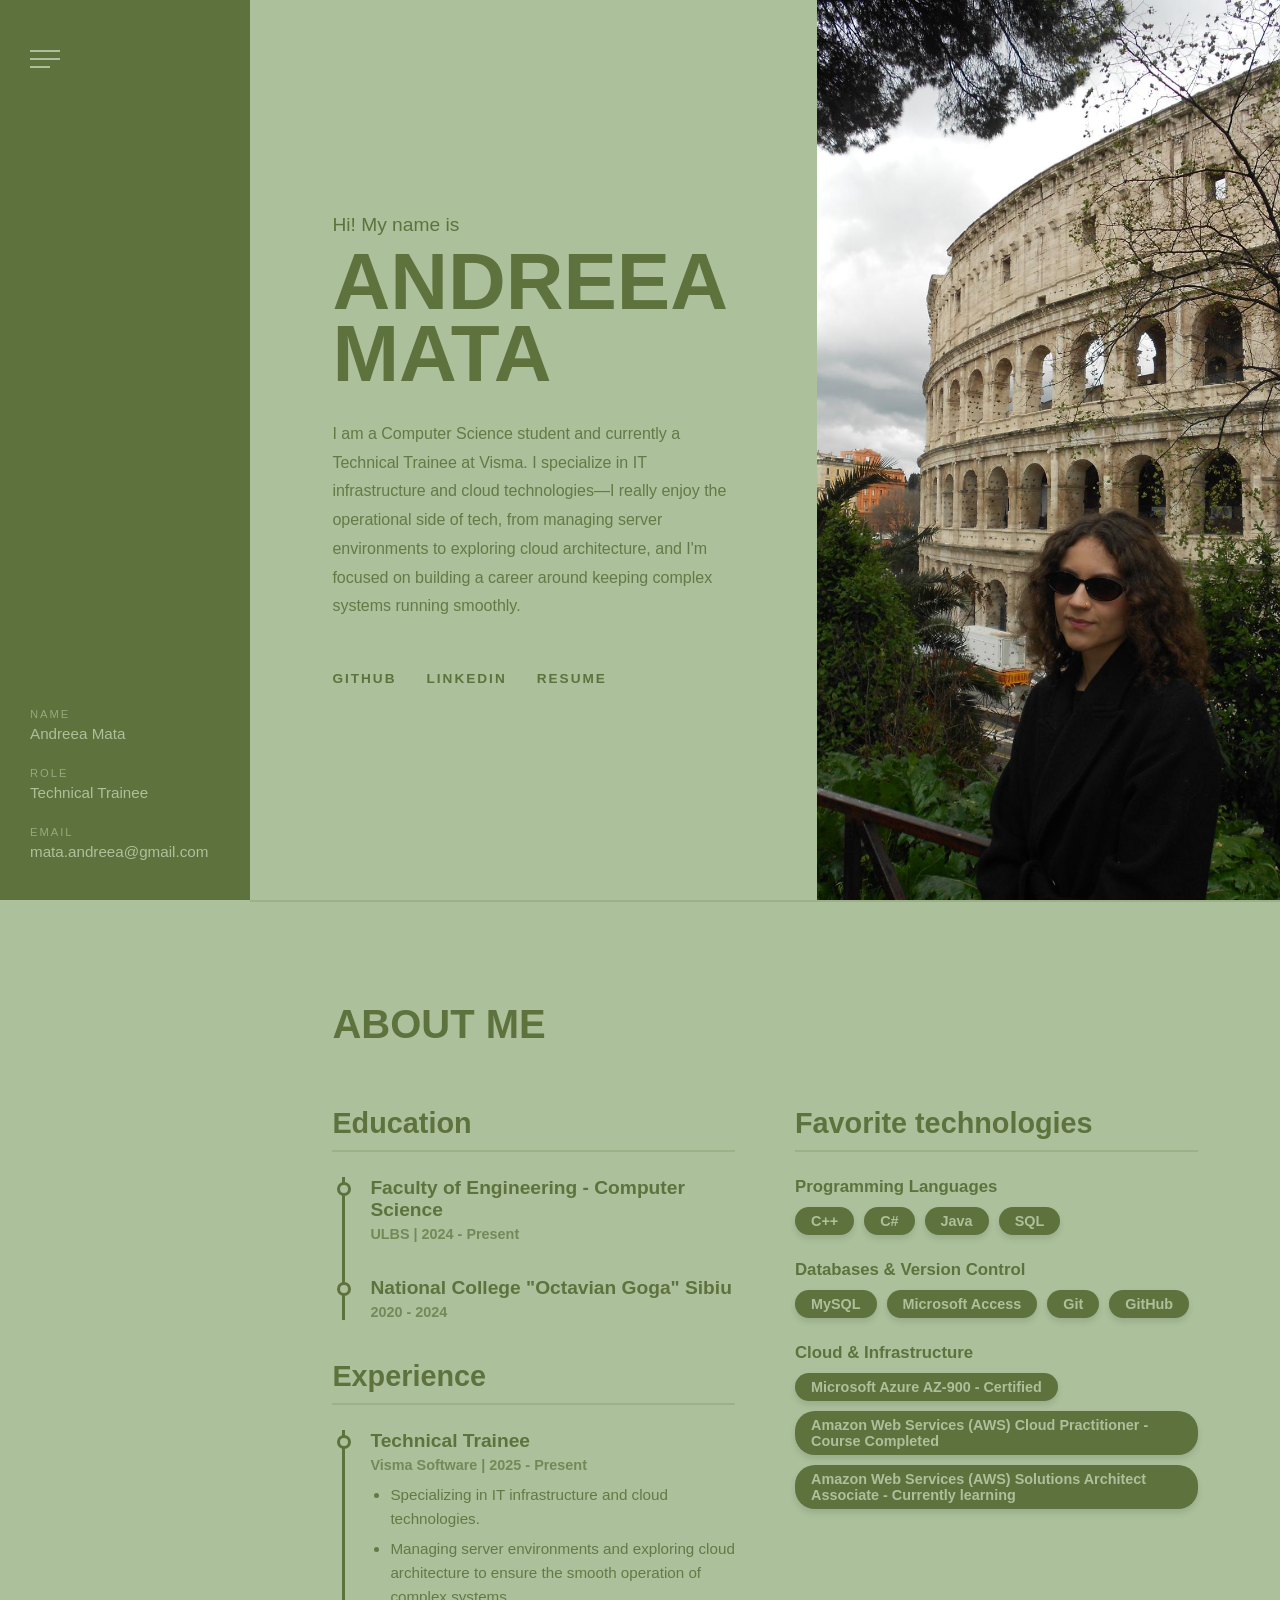
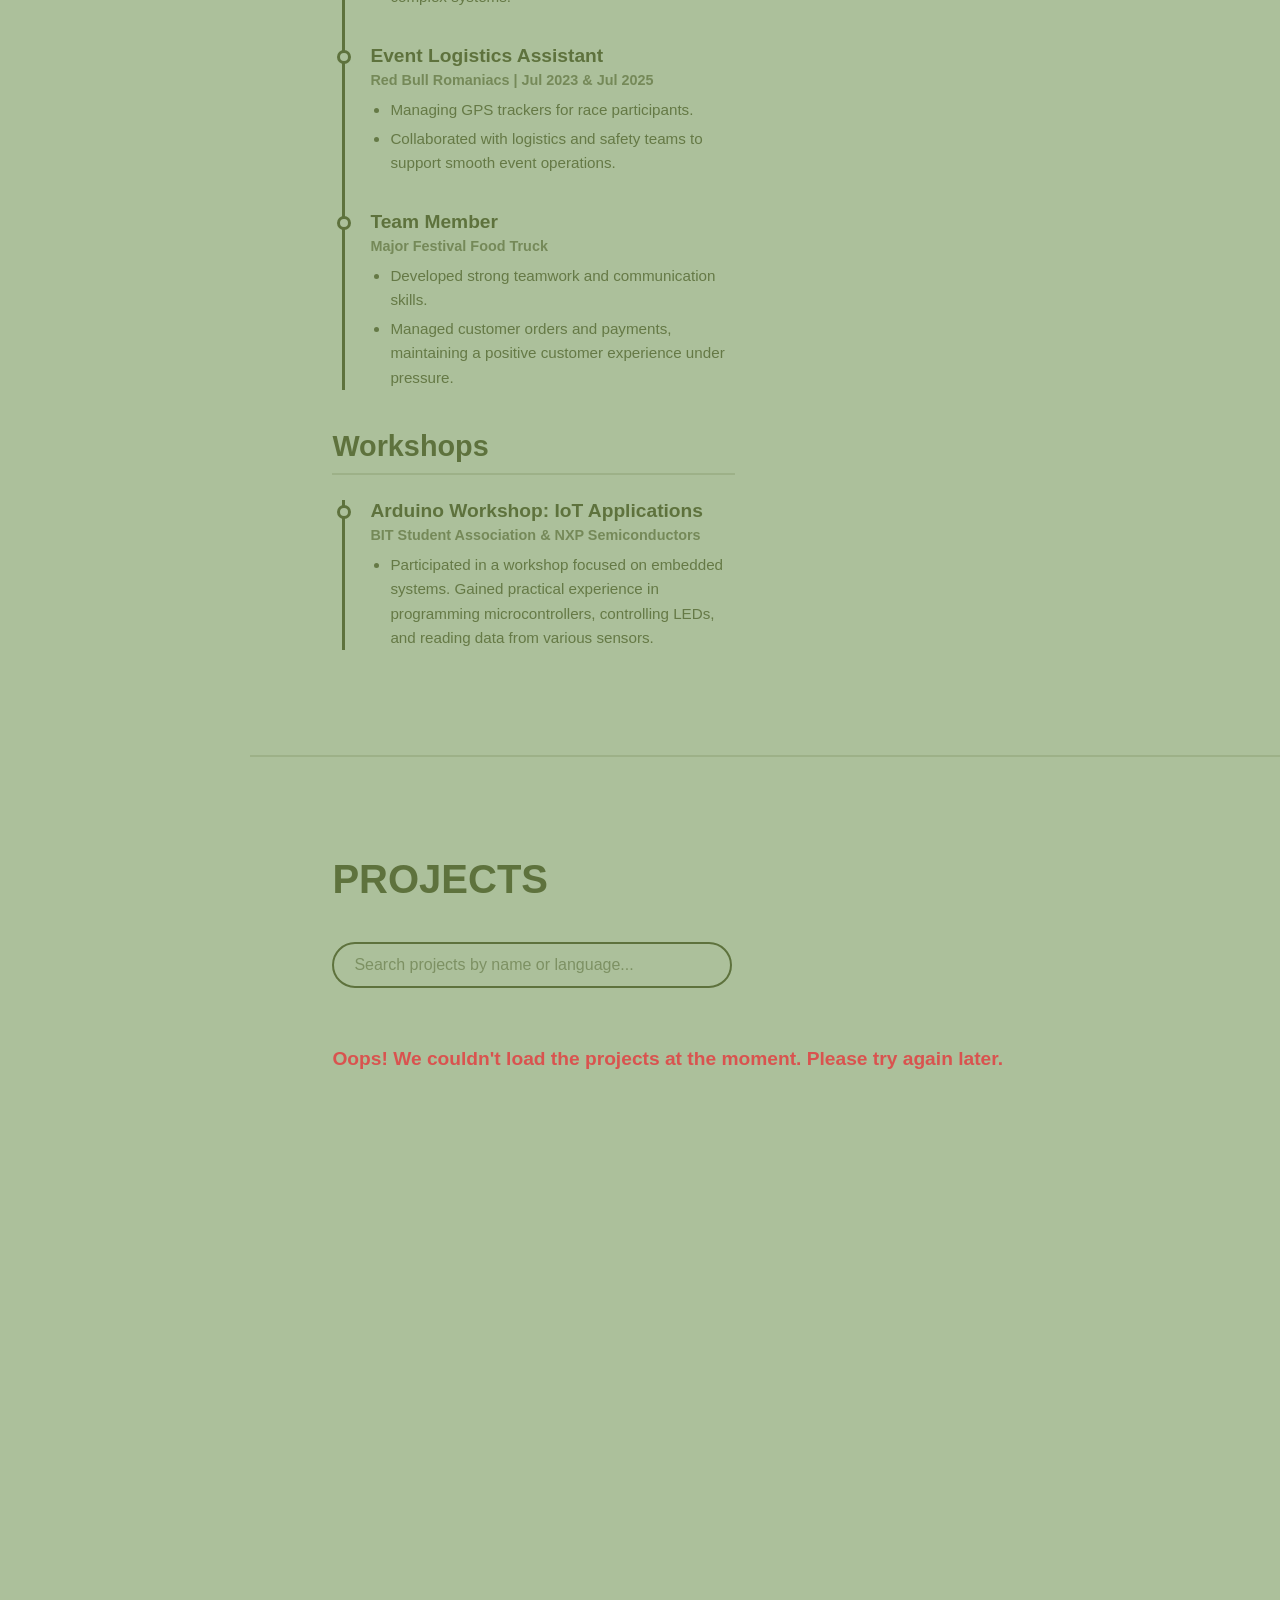
<file: index.html>
<!DOCTYPE html>
<html lang="en">
<head>
    <meta charset="UTF-8">
    <meta name="viewport" content="width=device-width, initial-scale=1.0">
    <title>Andreea-Maria Mata</title>
    <link rel="stylesheet" href="css/style.css">
</head>
<body>

    <aside class="sidebar">
        
        <button class="menu-icon" id="hamburger-btn" aria-label="Open menu">
            <div class="line"></div>
            <div class="line"></div>
            <div class="line short"></div>
        </button>

        <nav class="sidebar-nav" id="sidebar-nav">
            <ul>
                <li><a href="#home" class="nav-link">Home</a></li>
                <li><a href="#about-me" class="nav-link">About me</a></li>
                <li><a href="#projects" class="nav-link">Projects</a></li>
                <li><a href="contact.html" class="nav-link" target="_blank">Contact me</a></li>
            </ul>
        </nav>

        <div class="contact-info">
            <div class="info-block">
                <span class="label">NAME</span>
                <span class="value">Andreea Mata</span>
            </div>
            <div class="info-block">
                <span class="label">ROLE</span>
                <span class="value">Technical Trainee</span>
            </div>
            <div class="info-block">
                <span class="label">EMAIL</span>
                <span class="value">mata.andreea@gmail.com</span>
            </div>
        </div>

    </aside>

    <div class="main-content">

        <section id="home" class="hero-section">
            <div class="content">
                <div class="content-inner">
                    <p class="greeting">Hi! My name is</p>
                    <h1 class="huge-name">Andreea<br>Mata</h1>
                    <p class="bio">
                        I am a Computer Science student and currently a Technical Trainee at Visma. I specialize in IT infrastructure and cloud technologies—I really enjoy the operational side of tech, from managing server environments to exploring cloud architecture, and I'm focused on building a career around keeping complex systems running smoothly.
                    </p>
                    <div class="social-links">
                        <a href="https://github.com/mmandreea" target="_blank">GITHUB</a>
                        <a href="https://www.linkedin.com/in/andreea-maria-mata/" target="_blank">LINKEDIN</a>
                        <a href="informatii/CV_Andreea_Mata.pdf" target="_blank">RESUME</a>
                    </div>
                </div>
            </div>
            <div class="hero-image"></div>
        </section>

        <section id="about-me" class="other-section">
            <h2 class="section-title">About me</h2>
            
            <div class="about-grid">
                
                <div class="about-column">
                    
                    <h3 class="column-subtitle">Education</h3>
                    <div class="timeline">
                        <div class="timeline-item">
                            <div class="timeline-dot"></div>
                            <h4 class="timeline-title">Faculty of Engineering - Computer Science</h4>
                            <p class="timeline-date">ULBS | 2024 - Present</p>
                        </div>
                        <div class="timeline-item">
                            <div class="timeline-dot"></div>
                            <h4 class="timeline-title">National College "Octavian Goga" Sibiu</h4>
                            <p class="timeline-date">2020 - 2024</p>
                        </div>
                    </div>

                    <h3 class="column-subtitle" style="margin-top: 40px;">Experience</h3>
                    <div class="timeline">
                        <div class="timeline-item">
                            <div class="timeline-dot"></div>
                            <h4 class="timeline-title">Technical Trainee</h4>
                            <p class="timeline-date">Visma Software | 2025 - Present</p>
                            <ul class="timeline-list">
                                <li>Specializing in IT infrastructure and cloud technologies.</li>
                                <li>Managing server environments and exploring cloud architecture to ensure the smooth operation of complex systems.</li>
                            </ul>
                        </div>
                        
                        <div class="timeline-item">
                            <div class="timeline-dot"></div>
                            <h4 class="timeline-title">Event Logistics Assistant</h4>
                            <p class="timeline-date">Red Bull Romaniacs | Jul 2023 & Jul 2025</p>
                            <ul class="timeline-list">
                                <li>Managing GPS trackers for race participants.</li>
                                <li>Collaborated with logistics and safety teams to support smooth event operations.</li>
                            </ul>
                        </div>
                        
                        <div class="timeline-item">
                            <div class="timeline-dot"></div>
                            <h4 class="timeline-title">Team Member</h4>
                            <p class="timeline-date">Major Festival Food Truck</p>
                            <ul class="timeline-list">
                                <li>Developed strong teamwork and communication skills.</li>
                                <li>Managed customer orders and payments, maintaining a positive customer experience under pressure.</li>
                            </ul>
                        </div>
                    </div>

                    <h3 class="column-subtitle" style="margin-top: 40px;">Workshops</h3>
                    <div class="timeline">
                        <div class="timeline-item">
                            <div class="timeline-dot"></div>
                            <h4 class="timeline-title">Arduino Workshop: IoT Applications</h4>
                            <p class="timeline-date">BIT Student Association & NXP Semiconductors</p>
                            <ul class="timeline-list">
                                <li>Participated in a workshop focused on embedded systems. Gained practical experience in programming microcontrollers, controlling LEDs, and reading data from various sensors.</li>
                            </ul>
                        </div>
                    </div>

                </div>

                <div class="about-column">
                    
                    <h3 class="column-subtitle">Favorite technologies</h3>
                    
                    <div class="skills-block">
                        <p class="skills-label">Programming Languages</p>
                        <div class="tags">
                            <span>C++</span>
                            <span>C#</span>
                            <span>Java</span>
                            <span>SQL</span>
                        </div>
                    </div>

                    <div class="skills-block">
                        <p class="skills-label">Databases & Version Control</p>
                        <div class="tags">
                            <span>MySQL</span>
                            <span>Microsoft Access</span>
                            <span>Git</span>
                            <span>GitHub</span>
                        </div>
                    </div>

                    <div class="skills-block">
                        <p class="skills-label">Cloud & Infrastructure</p>
                        <div class="tags">
                            <span>Microsoft Azure AZ-900 - Certified</span>
                            <span>Amazon Web Services (AWS) Cloud Practitioner - Course Completed</span>
                            <span>Amazon Web Services (AWS) Solutions Architect Associate - Currently learning</span>
                        </div>
                    </div>

                </div>

            </div>
        </section>

        <section id="projects" class="other-section">
            <h2 class="section-title">Projects</h2>

            <!-- Zona de Căutare (Search Bar) -->
            <div class="projects-controls">
                <input type="text" id="search-input" placeholder="Search projects by name or language...">
            </div>

            <!-- Starea de Loading (Spinner) -->
            <div id="loading-spinner" class="spinner"></div>
            
            <!-- Mesajul de Eroare (Ascuns implicit) -->
            <div id="error-message" class="error-msg" style="display: none;"></div>
            
            <!-- Grila unde vor apărea cardurile -->
            <div id="projects-grid" class="projects-grid"></div>

        </section>

    </div>

    <script src="js/script.js"></script>

</body>
</html>
</file>
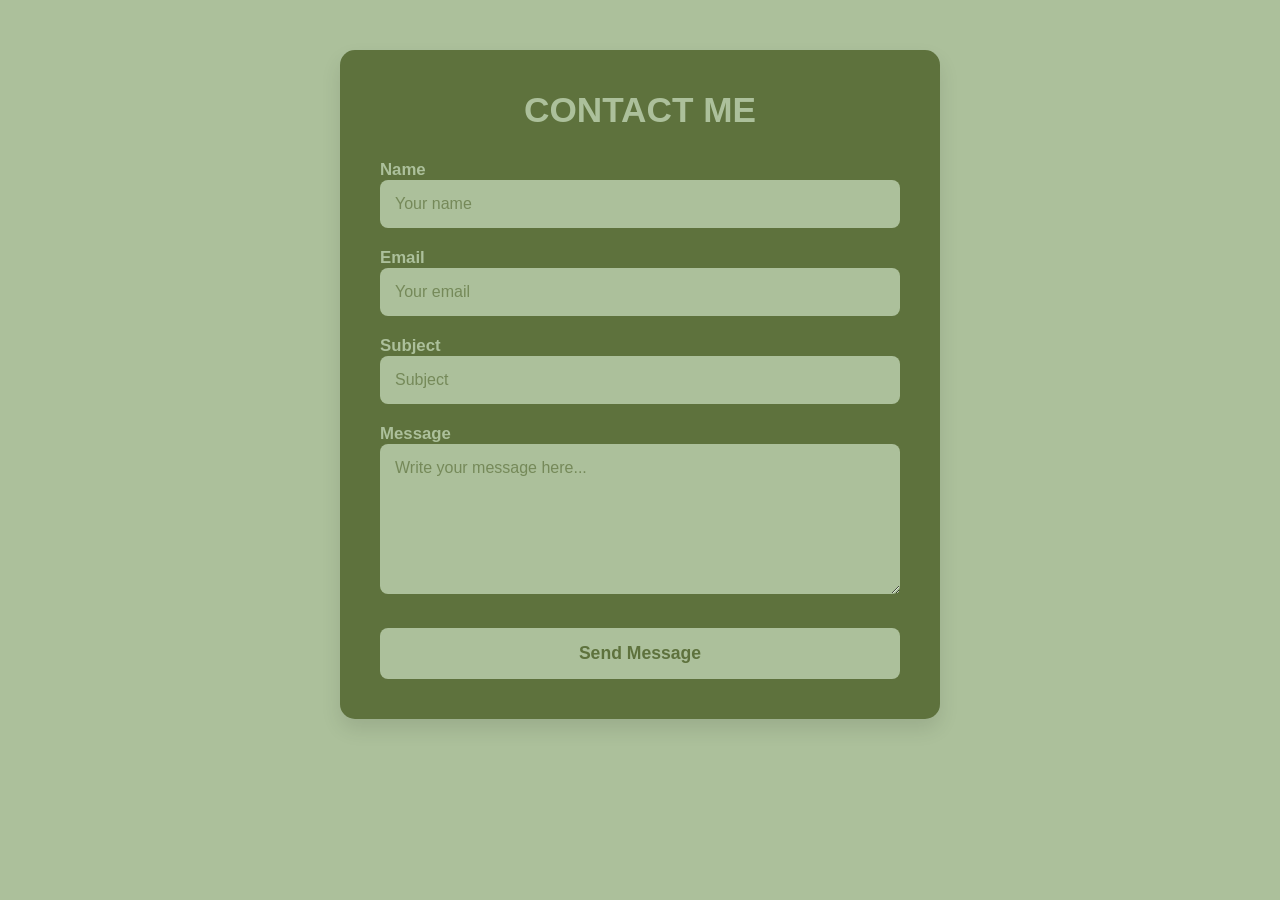
<file: contact.html>
<!DOCTYPE html>
<html lang="en">
<head>
    <meta charset="UTF-8">
    <meta name="viewport" content="width=device-width, initial-scale=1.0">
    <link rel="stylesheet" href="css/style.css">
    <title>Contact Me</title>
</head>
<body>
    <div class="contact-container">
        <h1>Contact Me</h1>
        <form id="contactForm">
            <div>
                <label for="name">Name</label>
                <input type="text" id="name" name="name" placeholder="Your name" required>
            </div>

            <div>
                <label for="email">Email</label>
                <input type="email" id="email" name="email" placeholder="Your email" required>
            </div>

            <div>
                <label for="subject">Subject</label>
                <input type="text" id="subject" name="subject" placeholder="Subject" required>
            </div>

            <div>
                <label for="message">Message</label>
                <textarea id="message" name="message" placeholder="Write your message here..." required></textarea>
            </div>

            <button type="submit">Send Message</button>
        </form>
    </div>
    <script src="js\script.js"></script>
</body>
</html>
</file>
<file: css/style.css>
/* =======================================
   1. setari globale 
   ======================================= */
* {
    margin: 0;
    padding: 0;
    box-sizing: border-box;
    font-family: 'Segoe UI', Tahoma, Geneva, Verdana, sans-serif;
}

html {
    scroll-behavior: smooth; /* MAGIA PENTRU SCROLL FLUID */
}

body {
    background-color: #acc09b; 
    color: #5e723d; 
}

/* =======================================
   2. coloana 1 - siderbar
   ======================================= */
.sidebar {
    width: 250px; 
    height: 100vh; /* Ocupă tot ecranul pe înălțime */
    position: fixed; 
    top: 0;
    left: 0;
    background-color: #5e723d; 
    color: #acc09b; 
    padding: 40px 30px;
    display: flex;
    flex-direction: column;
    justify-content: space-between;
    z-index: 100; /* Asigură că stă mereu deasupra conținutului */
}

/* Buton și Meniu Sidebar */
.menu-icon {
    background: transparent;
    border: none;
    cursor: pointer;
    padding: 10px 0;
    align-self: flex-start;
    outline: none;
}

/* Liniile din butonul de meniu */
.menu-icon .line {
    height: 2px;
    width: 30px;
    background-color: #acc09b;
    margin-bottom: 6px;
}
.menu-icon .short {
    width: 20px; 
}

.sidebar-nav {
    display: none; /* Ascuns implicit, va fi afișat la click pe buton */
    margin-top: 30px;
    flex-grow: 1; 
}
.sidebar-nav.show {
    display: block;
}
.sidebar-nav ul {
    list-style: none;
    display: flex;
    flex-direction: column;
    gap: 20px;
}
.sidebar-nav a {
    color: #acc09b;
    text-decoration: none;
    font-size: 1.5rem; 
    font-weight: 800;
    letter-spacing: 1px;
    transition: opacity 0.3s ease;
    display: inline-block;
}
.sidebar-nav a:hover {
    opacity: 0.6;
}

/* Date Contact */
.contact-info {
    display: flex;
    flex-direction: column;
    gap: 25px;
    margin-top: auto; 
}
.info-block {
    display: flex;
    flex-direction: column;
    gap: 5px;
}
.label {
    font-size: 0.7rem;
    letter-spacing: 2px;
    opacity: 0.7;
}
.value {
    font-size: 0.95rem;
    font-weight: 500;
}

/* =======================================
    2. pagina Home
   ======================================= */
.main-content {
    margin-left: 250px; /* Împinge tot conținutul la dreapta ca să nu intre sub sidebar-ul fixat */
}

.hero-section {
    display: flex;
    min-height: 100vh; /* Ocupă exact un ecran întreg */
}

.content {
    flex: 1; 
    display: flex;
    align-items: center;
    padding: 0 8%;
    background-color: #acc09b;
}

.content-inner {
    max-width: 500px;
}

.greeting {
    font-size: 1.2rem;
    margin-bottom: 10px;
}

.huge-name {
    font-size: 5rem;
    line-height: 0.9;
    font-weight: 800;
    text-transform: uppercase;
    margin-bottom: 30px;
    color: #5e723d;
}

.bio {
    font-size: 1rem;
    line-height: 1.8;
    margin-bottom: 50px;
    opacity: 0.9;
}

.social-links {
    display: flex;
    gap: 30px;
}

.social-links a {
    text-decoration: none;
    color: #5e723d;
    font-size: 0.85rem;
    letter-spacing: 2px;
    font-weight: bold;
    transition: opacity 0.3s;
}

.social-links a:hover {
    opacity: 0.6;
}

.hero-image {
    width: 45%; 
    background-image: url('../informatii/poza_eu.jpeg'); 
    background-size: cover;
    background-position: center;
}

/* =================================================================
    3. setari generale pt. cele doua sectiuni (About me si Projects)
   ================================================================= */
.other-section {
    min-height: 100vh; 
    padding: 100px 8%; 
    border-top: 2px solid rgba(94, 114, 61, 0.2); 
    display: flex;
    flex-direction: column;
}

.section-title {
    font-size: 2.5rem;
    margin-bottom: 40px;
    text-transform: uppercase;
}

/* =======================================
    3.1 About me
   ======================================= */

.about-grid {
    display: grid;
    grid-template-columns: 1fr 1fr; 
    gap: 60px;
    margin-top: 20px;
}

.column-subtitle {
    font-size: 1.8rem;
    color: #5e723d;
    margin-bottom: 25px;
    border-bottom: 2px solid rgba(94, 114, 61, 0.2);
    padding-bottom: 10px;
}

/* Structura axei timpului */
.timeline {
    border-left: 3px solid #5e723d; 
    padding-left: 25px;
    margin-left: 10px;
}

.timeline-item {
    position: relative;
    margin-bottom: 35px;
}

.timeline-item:last-child {
    margin-bottom: 0;
}

/* Bulinele de pe axa timpului */
.timeline-dot {
    position: absolute;
    left: -33px; 
    top: 5px;
    width: 14px;
    height: 14px;
    background-color: #acc09b; 
    border: 3px solid #5e723d; 
    border-radius: 50%;
}

.timeline-title {
    font-size: 1.2rem;
    font-weight: 700;
    color: #5e723d;
    margin-bottom: 5px;
}

.timeline-date {
    font-size: 0.9rem;
    font-weight: bold;
    opacity: 0.7;
    margin-bottom: 10px;
}

.timeline-list {
    list-style-type: disc;
    padding-left: 20px;
    opacity: 0.9;
    font-size: 0.95rem;
    line-height: 1.6;
}

.timeline-list li {
    margin-bottom: 5px;
}

/* Secțiunea de Abilități Tehnice (Tag-uri) */
.skills-block {
    margin-bottom: 25px;
}

.skills-label {
    font-weight: bold;
    margin-bottom: 10px;
    font-size: 1.05rem;
}

.tags {
    display: flex;
    flex-wrap: wrap;
    gap: 10px;
}

.tags span {
    background-color: #5e723d; 
    color: #acc09b; 
    padding: 6px 16px;
    border-radius: 20px;
    font-size: 0.9rem;
    font-weight: 600;
    box-shadow: 0 4px 6px rgba(0,0,0,0.1);
    transition: transform 0.2s ease;
}

.tags span:hover {
    transform: translateY(-3px); 
}

/* =======================================
    3.2 Projects
   ======================================= */

.projects-controls {
    margin-bottom: 40px;
}

#search-input {
    width: 100%;
    max-width: 400px;
    padding: 12px 20px;
    border: 2px solid #5e723d;
    border-radius: 25px;
    background-color: transparent;
    color: #5e723d;
    font-size: 1rem;
    outline: none;
    transition: box-shadow 0.3s;
}

#search-input::placeholder {
    color: rgba(94, 114, 61, 0.6);
}

#search-input:focus {
    box-shadow: 0 0 10px rgba(94, 114, 61, 0.3);
}

/* Spinner pentru Loading */
.spinner {
    width: 50px;
    height: 50px;
    border: 5px solid rgba(94, 114, 61, 0.3);
    border-top-color: #5e723d;
    border-radius: 50%;
    animation: spin 1s linear infinite;
    margin: 50px auto;
}

@keyframes spin {
    to { transform: rotate(360deg); }
}

.error-msg {
    color: #d9534f;
    font-size: 1.2rem;
    font-weight: bold;
    margin: 20px 0;
}

/* Grila de carduri */
.projects-grid {
    display: grid;
    grid-template-columns: repeat(auto-fill, minmax(290px, 1fr));
    gap: 30px;
}

/* DESIGN CARD STATIC */
.project-card {
    background-color: #5e723d; 
    color: #acc09b; 
    border-radius: 15px;
    padding: 25px;
    display: flex;
    flex-direction: column;
    justify-content: space-between;
    min-height: 280px; 
    box-shadow: 0 10px 20px rgba(0,0,0,0.05);
    transition: transform 0.3s ease, box-shadow 0.3s ease;
}

.project-card:hover {
    transform: translateY(-6px);
    box-shadow: 0 15px 30px rgba(0,0,0,0.15);
}

.project-card-header {
    display: flex;
    justify-content: space-between;
    align-items: flex-start;
    gap: 15px;
    margin-bottom: 15px;
}

.project-title {
    font-size: 1.25rem;
    font-weight: 700;
    text-align: left;
    word-break: break-word;
}

.project-lang {
    font-size: 0.8rem;
    font-weight: bold;
    padding: 4px 10px;
    background-color: #acc09b; 
    color: #5e723d; 
    border-radius: 12px;
    white-space: nowrap;
}

.project-desc {
    font-size: 0.95rem;
    line-height: 1.5;
    text-align: left;
    opacity: 0.9;
    flex-grow: 1; 
    margin-bottom: 20px;
    max-height: 110px;
    overflow-y: auto; 
}

.project-card-footer {
    display: flex;
    justify-content: space-between;
    align-items: center;
    border-top: 1px solid rgba(172, 192, 155, 0.2); 
    padding-top: 15px;
}

.project-stats {
    display: flex;
    gap: 12px;
    font-weight: bold;
    font-size: 0.9rem;
}

.btn-source {
    background-color: #acc09b; 
    color: #5e723d; 
    padding: 8px 18px;
    text-decoration: none;
    border-radius: 20px;
    font-weight: bold;
    font-size: 0.9rem;
    transition: background-color 0.2s, transform 0.2s;
}

.btn-source:hover {
    transform: scale(1.05);
    background-color: #bdcfad; 
}

/* =======================================
    4. Formular Contact
   ======================================= */
.contact-container {
    max-width: 600px;
    margin: 50px auto;
    background: #5e723d; 
    color: #acc09b;
    padding: 40px;
    border-radius: 15px;
    box-shadow: 0 10px 20px rgba(0, 0, 0, 0.1);
}

.contact-container h1 {
    text-align: center;
    margin-bottom: 30px;
    font-size: 2.2rem;
    text-transform: uppercase;
}

#contactForm {
    display: flex;
    flex-direction: column;
    /* Spațiu între elementele formularului */
    gap: 20px;
}

#contactForm label {
    font-weight: bold;
    font-size: 1.05rem;
}

#contactForm input, 
#contactForm textarea {
    width: 100%;
    /* Spațiu intern pentru text */
    padding: 15px;
    border: none;
    border-radius: 8px;
    font-size: 16px;
    background-color: #acc09b;
    color: #5e723d;
    /* Elimină conturul implicit și adaugă o tranziție pentru efectul de focus */
    box-sizing: border-box;
    outline: none;
    transition: box-shadow 0.3s;
}

#contactForm input::placeholder,
#contactForm textarea::placeholder {
    color: rgba(94, 114, 61, 0.7);
}

#contactForm input:focus, 
#contactForm textarea:focus {
    box-shadow: 0 0 10px rgba(172, 192, 155, 0.5);
}

#contactForm textarea {
    min-height: 150px;
    resize: vertical;
}

#contactForm button {
    background: #acc09b;
    color: #5e723d;
    cursor: pointer;
    font-weight: bold;
    padding: 15px;
    border: none;
    border-radius: 8px;
    font-size: 1.1rem;
    transition: transform 0.2s, background-color 0.2s;
    margin-top: 10px;
}

#contactForm button:hover {
    background: #bdcfad;
    transform: translateY(-2px);
}

/* =======================================
    5. responsivitate pentru ecrane mici
   ======================================= */
@media (max-width: 992px) {
    .sidebar {
        width: 100%;
        height: 90px; 
        position: fixed; 
        top: 0;
        left: 0;
        flex-direction: row;
        align-items: flex-start; 
        padding: 35px 30px; 
        z-index: 999; 
    }
    
    .hero-image, .contact-info {
        display: none;
    }

    .main-content {
        margin-left: 0; 
        padding-top: 90px; 
    }

    .hero-section {
        min-height: calc(100vh - 90px);
        padding: 40px 0;
    }

    .content {
        padding: 0 5%;
    }

    .huge-name {
        font-size: 3.5rem;
    }

    .social-links{
        justify-content: center;
        flex-wrap: wrap;
    }

    .sidebar-nav {
        display: none; 
        position: fixed;
        top: 0;
        left: 0;
        width: 100vw;
        height: 100vh;
        background-color: #5e723d; 
        z-index: 998; 
        margin-top: 0;
        padding-top: 130px; 
        padding-left: 10%;
    }
    
    .sidebar-nav.show {
        display: flex;
        flex-direction: column;
    }
    
    .sidebar-nav ul {
        gap: 30px; 
    }

    .menu-icon {
        z-index: 1000; 
        position: relative;
    }

    .about-grid {
        grid-template-columns: 1fr;
        gap: 40px;
    }
    
    .contact-container {
        padding: 25px;
        margin: 30px 15px;
    }
}
</file>
